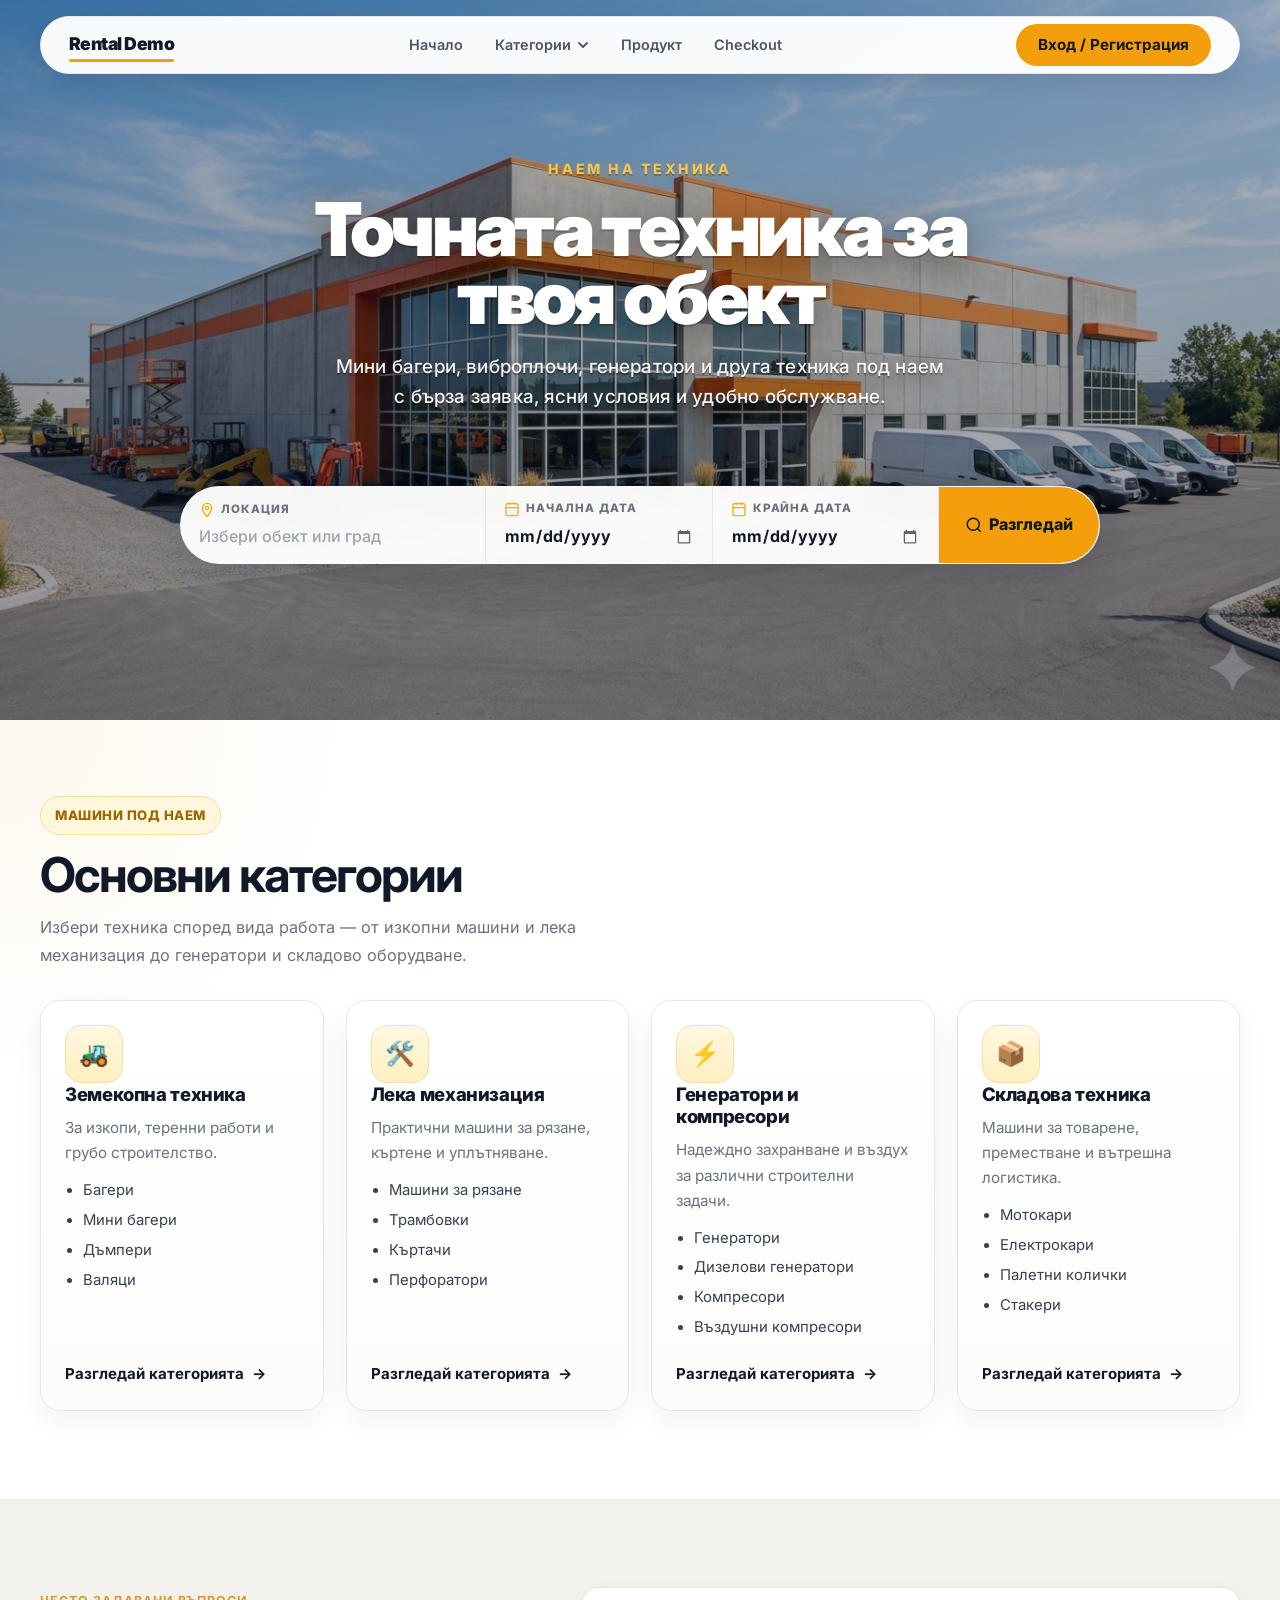
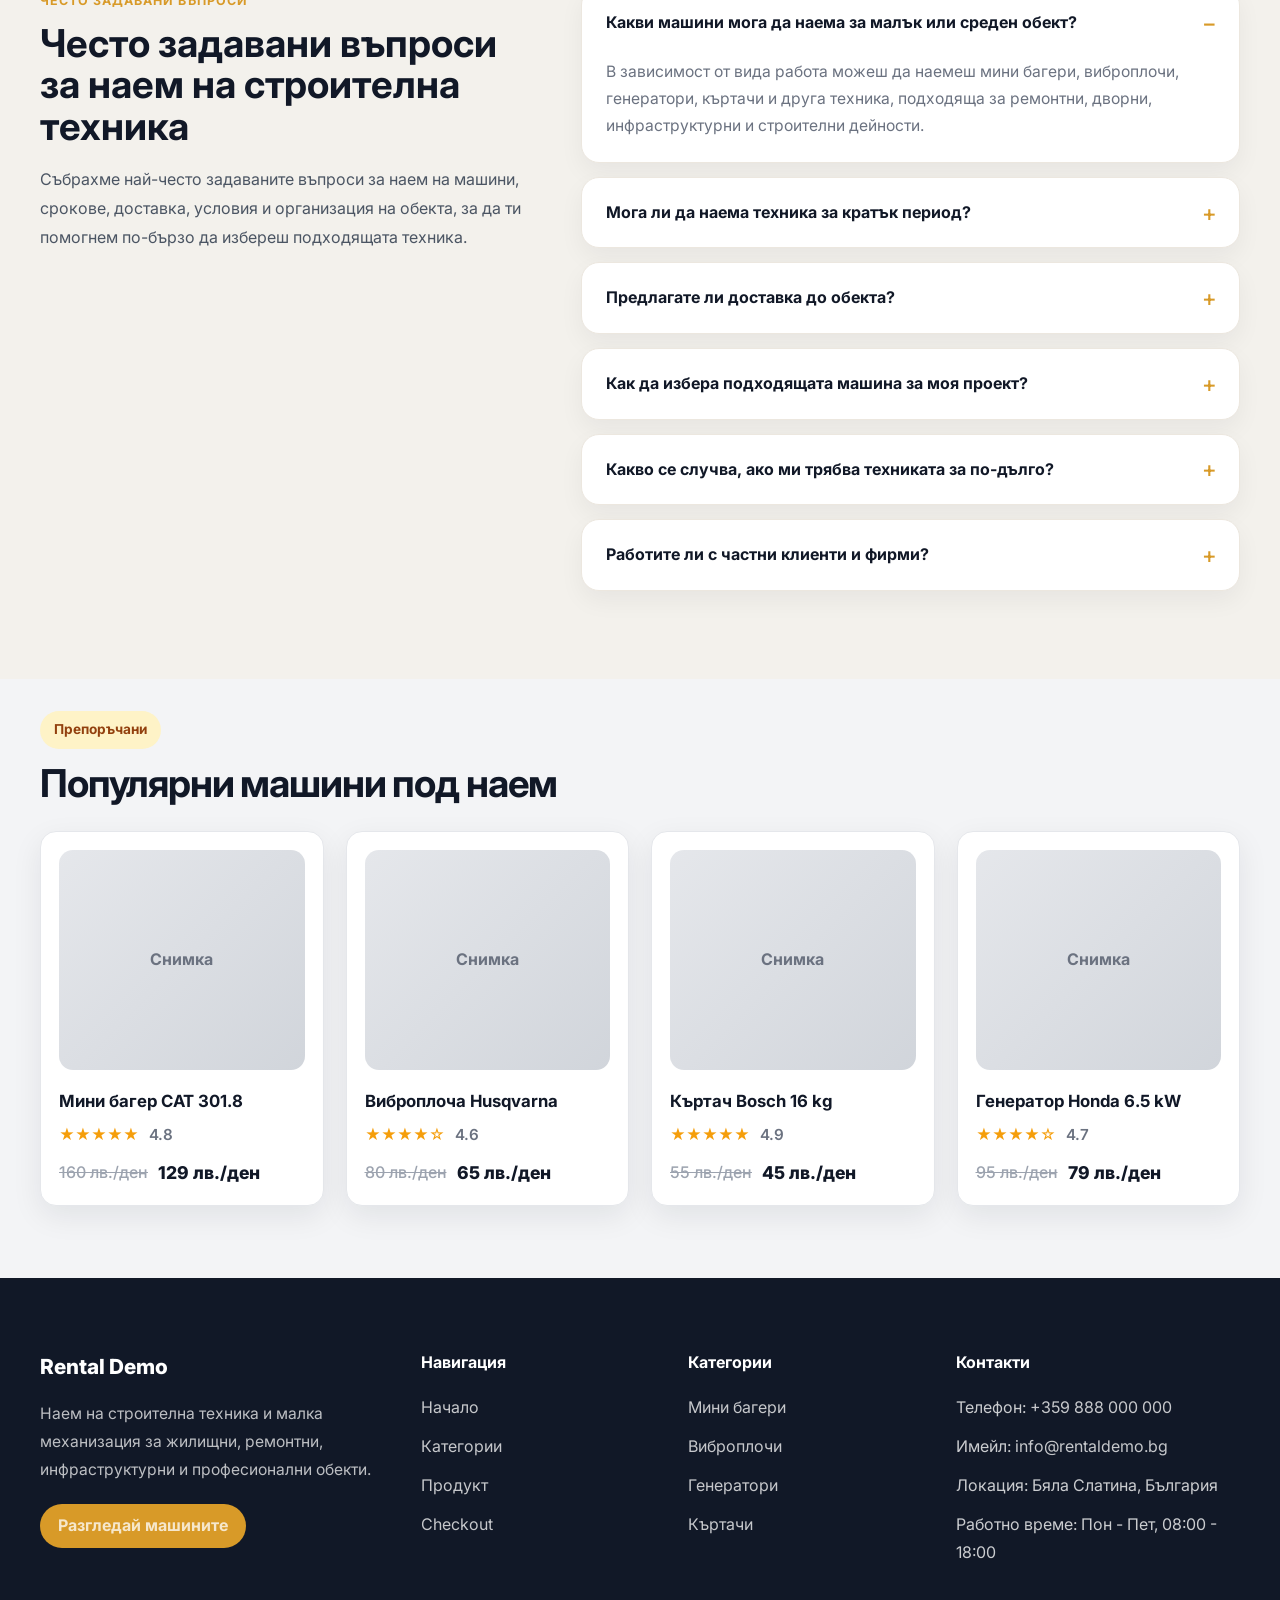
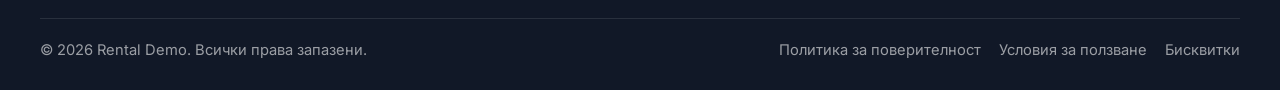
<file: index.html>
<!DOCTYPE html>
<html lang="bg">
<head>
  <meta charset="UTF-8">
  <meta name="viewport" content="width=device-width, initial-scale=1.0">
  <title>Rental Demo | Начало</title>
  <link rel="preconnect" href="https://fonts.googleapis.com">
  <link rel="preconnect" href="https://fonts.gstatic.com" crossorigin>
  <link href="https://fonts.googleapis.com/css2?family=Inter:wght@400;500;600;700;800&display=swap" rel="stylesheet">
  <link rel="stylesheet" href="./styles.css">
</head>
<body>

<header class="site-header">
  <div class="container">
    <div class="header-row">
      <button
        class="nav-toggle"
        id="navToggle"
        type="button"
        aria-label="Отвори менюто"
        aria-controls="mainNav"
        aria-expanded="false"
      >
        <span></span>
        <span></span>
        <span></span>
      </button>

      <a href="./index.html" class="logo">Rental Demo</a>

      <nav class="main-nav" id="mainNav">
        <a href="./index.html" class="nav-link active">Начало</a>

        <div class="nav-dropdown">
          <button
            class="nav-link nav-dropdown-btn"
            id="categoriesToggle"
            type="button"
            aria-expanded="false"
            aria-controls="categoriesMenu"
          >
            <span>Категории</span>
            <svg width="12" height="12" viewBox="0 0 12 12" fill="none" aria-hidden="true">
              <path
                d="M2 4l4 4 4-4"
                stroke="currentColor"
                stroke-width="1.8"
                stroke-linecap="round"
                stroke-linejoin="round"
              />
            </svg>
          </button>

          <div class="nav-dropdown-menu" id="categoriesMenu">
            <div class="dropdown-col">
              <span class="dropdown-col-title">🚜 Земекопна техника</span>
              <a href="./category-earthmoving.html" class="dropdown-link">Багери</a>
              <a href="./category-earthmoving.html" class="dropdown-link">Мини багери</a>
              <a href="./category-earthmoving.html" class="dropdown-link">Дъмпери</a>
              <a href="./category-earthmoving.html" class="dropdown-link">Валяци</a>
            </div>

            <div class="dropdown-col">
              <span class="dropdown-col-title">🛠️ Лека механизация</span>
              <a href="./category-light-equipment.html" class="dropdown-link">Машини за рязане</a>
              <a href="./category-light-equipment.html" class="dropdown-link">Трамбовки</a>
              <a href="./category-light-equipment.html" class="dropdown-link">Къртачи</a>
              <a href="./category-light-equipment.html" class="dropdown-link">Перфоратори</a>
            </div>

            <div class="dropdown-col">
              <span class="dropdown-col-title">⚡ Генератори и компресори</span>
              <a href="./category-generators.html" class="dropdown-link">Генератори</a>
              <a href="./category-generators.html" class="dropdown-link">Дизелови генератори</a>
              <a href="./category-generators.html" class="dropdown-link">Компресори</a>
              <a href="./category-generators.html" class="dropdown-link">Въздушни компресори</a>
            </div>

            <div class="dropdown-col">
              <span class="dropdown-col-title">📦 Складова техника</span>
              <a href="./category-warehouse.html" class="dropdown-link">Мотокари</a>
              <a href="./category-warehouse.html" class="dropdown-link">Електрокари</a>
              <a href="./category-warehouse.html" class="dropdown-link">Палетни колички</a>
              <a href="./category-warehouse.html" class="dropdown-link">Стакери</a>
            </div>
          </div>
        </div>

        <a href="./product-page.html" class="nav-link">Продукт</a>
        <a href="./checkout-page.html" class="nav-link">Checkout</a>
      </nav>

      <a href="#" class="btn btn-outline-primary nav-cta">Вход / Регистрация</a>
    </div>
  </div>
</header>

<div class="mobile-overlay" id="mobileOverlay"></div>

<main>



<!-- HERO -->
<section class="hero hero-home">
  <div class="hero-overlay"></div>
  <div class="container hero-home-inner">
    <div class="hero-home-content">
      <div class="hero-copy">
        <span class="hero-eyebrow">Наем на техника</span>
        <h1 class="hero-title">Точната техника за твоя обект</h1>
        <p class="hero-description">
          Мини багери, виброплочи, генератори и друга техника под наем
          с бърза заявка, ясни условия и удобно обслужване.
        </p>
      </div>
      <form class="hero-search-bar" action="#" role="search">
        <div class="hero-search-item hero-search-item-wide">
          <label for="hero-location">
            <svg class="search-icon" xmlns="http://www.w3.org/2000/svg" width="16" height="16" fill="none" viewBox="0 0 24 24" stroke="#f4b000" stroke-width="2"><path stroke-linecap="round" stroke-linejoin="round" d="M12 2C8.13 2 5 5.13 5 9c0 5.25 7 13 7 13s7-7.75 7-13c0-3.87-3.13-7-7-7zm0 9.5A2.5 2.5 0 1 1 12 6.5a2.5 2.5 0 0 1 0 5z"/></svg>
            Локация
          </label>
          <input id="hero-location" type="text" placeholder="Избери обект или град" />
        </div>
        <div class="hero-search-item">
          <label for="hero-start">
            <svg class="search-icon" xmlns="http://www.w3.org/2000/svg" width="16" height="16" fill="none" viewBox="0 0 24 24" stroke="#f4b000" stroke-width="2"><rect x="3" y="4" width="18" height="18" rx="2"/><line x1="16" y1="2" x2="16" y2="6"/><line x1="8" y1="2" x2="8" y2="6"/><line x1="3" y1="10" x2="21" y2="10"/></svg>
            Начална дата
          </label>
          <input id="hero-start" type="date" />
        </div>
        <div class="hero-search-item">
          <label for="hero-end">
            <svg class="search-icon" xmlns="http://www.w3.org/2000/svg" width="16" height="16" fill="none" viewBox="0 0 24 24" stroke="#f4b000" stroke-width="2"><rect x="3" y="4" width="18" height="18" rx="2"/><line x1="16" y1="2" x2="16" y2="6"/><line x1="8" y1="2" x2="8" y2="6"/><line x1="3" y1="10" x2="21" y2="10"/></svg>
            Крайна дата
          </label>
          <input id="hero-end" type="date" />
        </div>
        <button type="submit" class="btn btn-primary hero-search-btn">
          <svg xmlns="http://www.w3.org/2000/svg" width="18" height="18" fill="none" viewBox="0 0 24 24" stroke="currentColor" stroke-width="2" style="margin-right:6px;vertical-align:middle"><circle cx="11" cy="11" r="8"/><line x1="21" y1="21" x2="16.65" y2="16.65"/></svg>
          Разгледай
        </button>
      </form>
    </div>
  </div>
</section>
<!-- END HERO -->

<!-- ✅ CATEGORIES — now correctly outside the hero -->
<section class="categories-preview" id="categories">
  <div class="container">
    <div class="section-headings">
      <span class="eyebrow">Машини под наем</span>
      <h2>Основни категории</h2>
      <p>Избери техника според вида работа — от изкопни машини и лека механизация до генератори и складово оборудване.</p>
    </div>

    <div class="category-grid">
      <article class="category-card rental-category-card" data-href="./category-earthmoving.html" tabindex="0" role="link" aria-label="Земекопна техника">
        <div class="category-icon rental-category-icon">🚜</div>
        <h3>Земекопна техника</h3>
        <p>За изкопи, теренни работи и грубо строителство.</p>
        <ul>
          <li>Багери</li>
          <li>Мини багери</li>
          <li>Дъмпери</li>
          <li>Валяци</li>
        </ul>
        <a href="./category-earthmoving.html" class="category-link">Разгледай категорията</a>
      </article>

      <article class="category-card rental-category-card" data-href="./category-light-equipment.html" tabindex="0" role="link" aria-label="Лека механизация">
        <div class="category-icon rental-category-icon">🛠️</div>
        <h3>Лека механизация</h3>
        <p>Практични машини за рязане, къртене и уплътняване.</p>
        <ul>
          <li>Машини за рязане</li>
          <li>Трамбовки</li>
          <li>Къртачи</li>
          <li>Перфоратори</li>
        </ul>
        <a href="./category-light-equipment.html" class="category-link">Разгледай категорията</a>
      </article>

      <article class="category-card rental-category-card" data-href="./category-generators.html" tabindex="0" role="link" aria-label="Генератори и компресори">
        <div class="category-icon rental-category-icon">⚡</div>
        <h3>Генератори и компресори</h3>
        <p>Надеждно захранване и въздух за различни строителни задачи.</p>
        <ul>
          <li>Генератори</li>
          <li>Дизелови генератори</li>
          <li>Компресори</li>
          <li>Въздушни компресори</li>
        </ul>
        <a href="./category-generators.html" class="category-link">Разгледай категорията</a>
      </article>

      <article class="category-card rental-category-card" data-href="./category-warehouse.html" tabindex="0" role="link" aria-label="Складова техника">
        <div class="category-icon rental-category-icon">📦</div>
        <h3>Складова техника</h3>
        <p>Машини за товарене, преместване и вътрешна логистика.</p>
        <ul>
          <li>Мотокари</li>
          <li>Електрокари</li>
          <li>Палетни колички</li>
          <li>Стакери</li>
        </ul>
        <a href="./category-warehouse.html" class="category-link">Разгледай категорията</a>
      </article>
    </div>
  </div>
</section>

<!-- ✅ END CATEGORIES -->

<section class="faq-section">
  <div class="container faq-wrap">
    <div class="faq-intro">
      <span class="section-kicker">Често задавани въпроси</span>
      <h2>Често задавани въпроси за наем на строителна техника</h2>
      <p>
        Събрахме най-често задаваните въпроси за наем на машини, срокове, доставка,
        условия и организация на обекта, за да ти помогнем по-бързо да избереш
        подходящата техника.
      </p>
    </div>
    <div class="faq-list">
      <details class="faq-item" open>
        <summary>Какви машини мога да наема за малък или среден обект?</summary>
        <div class="faq-answer">
          <p>В зависимост от вида работа можеш да наемеш мини багери, виброплочи, генератори, къртачи и друга техника, подходяща за ремонтни, дворни, инфраструктурни и строителни дейности.</p>
        </div>
      </details>
      <details class="faq-item">
        <summary>Мога ли да наема техника за кратък период?</summary>
        <div class="faq-answer">
          <p>Да, предлагаме възможност за краткосрочен и дългосрочен наем според нуждите на конкретния обект и периода, за който е необходима машината.</p>
        </div>
      </details>
      <details class="faq-item">
        <summary>Предлагате ли доставка до обекта?</summary>
        <div class="faq-answer">
          <p>При възможност може да се организира доставка или вземане на техниката според локацията, вида машина и конкретния график на обекта.</p>
        </div>
      </details>
      <details class="faq-item">
        <summary>Как да избера подходящата машина за моя проект?</summary>
        <div class="faq-answer">
          <p>Ако не си сигурен кой модел е най-подходящ, можеш да се ориентираш по вида работа, терена, срока и натоварването, а ние можем да помогнем с насока при избора.</p>
        </div>
      </details>
      <details class="faq-item">
        <summary>Какво се случва, ако ми трябва техниката за по-дълго?</summary>
        <div class="faq-answer">
          <p>При нужда от удължаване е добре да се направи предварителна заявка, за да се потвърди наличността и да се организира продължаване на периода на наем.</p>
        </div>
      </details>
      <details class="faq-item">
        <summary>Работите ли с частни клиенти и фирми?</summary>
        <div class="faq-answer">
          <p>Да, услугата е подходяща както за частни клиенти и малки ремонти, така и за строителни фирми, бригади и професионални изпълнители.</p>
        </div>
      </details>
    </div>
  </div>
</section>

<section class="featured-products">
  <div class="container">
    <div class="section-heading">
      <span class="eyebrow">Препоръчани</span>
      <h2>Популярни машини под наем</h2>
    </div>
    <div class="products-grid">
      <article class="product-card">
        <div class="product-thumb">Снимка</div>
        <h3>Мини багер CAT 301.8</h3>
        <div class="rating">★★★★★ <span>4.8</span></div>
        <div class="price-box">
          <span class="old-price">160 лв./ден</span>
          <span class="new-price">129 лв./ден</span>
        </div>
      </article>
      <article class="product-card">
        <div class="product-thumb">Снимка</div>
        <h3>Виброплоча Husqvarna</h3>
        <div class="rating">★★★★☆ <span>4.6</span></div>
        <div class="price-box">
          <span class="old-price">80 лв./ден</span>
          <span class="new-price">65 лв./ден</span>
        </div>
      </article>
      <article class="product-card">
        <div class="product-thumb">Снимка</div>
        <h3>Къртач Bosch 16 kg</h3>
        <div class="rating">★★★★★ <span>4.9</span></div>
        <div class="price-box">
          <span class="old-price">55 лв./ден</span>
          <span class="new-price">45 лв./ден</span>
        </div>
      </article>
      <article class="product-card">
        <div class="product-thumb">Снимка</div>
        <h3>Генератор Honda 6.5 kW</h3>
        <div class="rating">★★★★☆ <span>4.7</span></div>
        <div class="price-box">
          <span class="old-price">95 лв./ден</span>
          <span class="new-price">79 лв./ден</span>
        </div>
      </article>
    </div>
  </div>
</section>

</main>

<footer class="site-footer">
  <div class="container footer-grid">
    <div class="footer-brand">
      <div class="footer-logo">Rental Demo</div>
      <p>Наем на строителна техника и малка механизация за жилищни, ремонтни, инфраструктурни и професионални обекти.</p>
      <a href="./category-page.html" class="footer-cta">Разгледай машините</a>
    </div>
    <div class="footer-column">
      <h3>Навигация</h3>
      <ul>
        <li><a href="./index.html">Начало</a></li>
        <li><a href="./category-page.html">Категории</a></li>
        <li><a href="./product-page.html">Продукт</a></li>
        <li><a href="./checkout-page.html">Checkout</a></li>
      </ul>
    </div>
    <div class="footer-column">
      <h3>Категории</h3>
      <ul>
        <li><a href="./category-page.html">Мини багери</a></li>
        <li><a href="./category-page.html">Виброплочи</a></li>
        <li><a href="./category-page.html">Генератори</a></li>
        <li><a href="./category-page.html">Къртачи</a></li>
      </ul>
    </div>
    <div class="footer-column">
      <h3>Контакти</h3>
      <ul class="footer-contact-list">
        <li>Телефон: <a href="tel:+359888000000">+359 888 000 000</a></li>
        <li>Имейл: <a href="mailto:info@rentaldemo.bg">info@rentaldemo.bg</a></li>
        <li>Локация: Бяла Слатина, България</li>
        <li>Работно време: Пон - Пет, 08:00 - 18:00</li>
      </ul>
    </div>
  </div>
  <div class="container footer-bottom">
    <p>© 2026 Rental Demo. Всички права запазени.</p>
    <div class="footer-legal">
      <a href="#">Политика за поверителност</a>
      <a href="#">Условия за ползване</a>
      <a href="#">Бисквитки</a>
    </div>
  </div>
</footer>

<script>
document.addEventListener('DOMContentLoaded', function () {
  const dropdowns = document.querySelectorAll('.nav-dropdown');
  const navToggle = document.getElementById('navToggle');
  const mainNav = document.getElementById('mainNav');
  const mobileOverlay = document.getElementById('mobileOverlay');

  function closeAllDropdowns() {
    dropdowns.forEach(function (dropdown) {
      dropdown.classList.remove('open');
      const btn = dropdown.querySelector('.nav-dropdown-btn');
      if (btn) btn.setAttribute('aria-expanded', 'false');
    });
  }

  function openNav() {
    if (navToggle) {
      navToggle.classList.add('open');
      navToggle.setAttribute('aria-expanded', 'true');
    }
    if (mainNav) mainNav.classList.add('open');
    if (mobileOverlay) mobileOverlay.classList.add('open');
    document.body.style.overflow = 'hidden';
  }

  function closeNav() {
    if (navToggle) {
      navToggle.classList.remove('open');
      navToggle.setAttribute('aria-expanded', 'false');
    }
    if (mainNav) mainNav.classList.remove('open');
    if (mobileOverlay) mobileOverlay.classList.remove('open');
    document.body.style.overflow = '';
    closeAllDropdowns();
  }

  dropdowns.forEach(function (dropdown) {
    const btn = dropdown.querySelector('.nav-dropdown-btn');
    if (!btn) return;

  btn.addEventListener('click', function (e) {
  e.preventDefault();
  e.stopPropagation();

  const isOpen = dropdown.classList.contains('open');

  // винаги затваряме всички dropdown-и
  closeAllDropdowns();

  if (!isOpen) {
    dropdown.classList.add('open');
    btn.setAttribute('aria-expanded', 'true');
  }
});
  });

  if (navToggle && mainNav) {
    navToggle.addEventListener('click', function (e) {
      e.stopPropagation();

      if (mainNav.classList.contains('open')) {
        closeNav();
      } else {
        openNav();
      }
    });
  }

  if (mobileOverlay) {
    mobileOverlay.addEventListener('click', function () {
      closeNav();
    });
  }

  document.addEventListener('click', function (e) {
    if (!e.target.closest('.nav-dropdown')) {
      closeAllDropdowns();
    }

    if (
      mainNav &&
      mainNav.classList.contains('open') &&
      !e.target.closest('#mainNav') &&
      !e.target.closest('#navToggle')
    ) {
      closeNav();
    }
  });

  document.addEventListener('keydown', function (e) {
    if (e.key === 'Escape') {
      closeNav();
    }
  });

  window.addEventListener('resize', function () {
    if (window.innerWidth > 768) {
      if (mainNav) mainNav.classList.remove('open');
      if (navToggle) {
        navToggle.classList.remove('open');
        navToggle.setAttribute('aria-expanded', 'false');
      }
      if (mobileOverlay) mobileOverlay.classList.remove('open');
      document.body.style.overflow = '';
    }
  });
});
</script>

</body>
</html>
</file>
<file: styles.css>
/* ============================================================
   1. CSS VARIABLES & RESET
============================================================ */
:root {
  --primary:      #f59e0b;
  --primary-dark: #d97706;
  --dark:         #111827;
  --dark-soft:    #1f2937;
  --text:         #1f2937;
  --muted:        #6b7280;
  --bg:           #f3f4f6;
  --white:        #ffffff;
  --border:       #e5e7eb;
  --success:      #16a34a;
  --radius:       16px;
  --shadow:       0 10px 30px rgba(17, 24, 39, 0.08);
  --transition:   0.3s ease;
  --container:    1200px;
}

*, *::before, *::after { margin: 0; padding: 0; box-sizing: border-box; }
html { scroll-behavior: smooth; }


/* ============================================================
   2. BASE & TYPOGRAPHY
============================================================ */
body { font-family: "Inter", sans-serif; background: var(--bg); color: var(--text); line-height: 1.6; }
img { max-width: 100%; display: block; }
a { text-decoration: none; color: inherit; }
button, input { font: inherit; }


/* ============================================================
   3. LAYOUT UTILITIES
============================================================ */
.container { width: min(100% - 32px, var(--container)); margin: 0 auto; }

/* =========================
HEADER + NAVIGATION
========================= */

.site-header {
  position: absolute;
  top: 16px;
  left: 0;
  width: 100%;
  z-index: 500;
  padding: 0;
  background: transparent;
  backdrop-filter: none;
  -webkit-backdrop-filter: none;
  border-bottom: none;
}

.header-row {
  min-height: 58px;
  display: flex;
  align-items: center;
  justify-content: space-between;
  gap: 24px;
  background: rgba(255, 255, 255, 0.96);
  border: 1px solid var(--border);
  border-radius: 999px;
  padding: 0 28px;
  position: relative;
  overflow: visible;
  box-shadow: 0 8px 24px rgba(17, 24, 39, 0.10);
}

.logo {
  position: relative;
  display: inline-block;
  padding-bottom: 2px;
  font-size: 1.1rem;
  font-weight: 900;
  letter-spacing: -0.03em;
  color: var(--dark);
  text-decoration: none;
  white-space: nowrap;
  flex-shrink: 0;
  z-index: 3;
}

.logo::after {
  content: "";
  position: absolute;
  left: 0;
  bottom: -2px;
  width: 100%;
  height: 3px;
  background: var(--primary);
  border-radius: 999px;
}

.main-nav {
  display: flex;
  align-items: center;
  gap: 4px;
  margin-left: 0;
  position: relative;
  overflow: visible;
  z-index: 20;
}

.main-nav > a,
.nav-dropdown-btn {
  display: inline-flex;
  align-items: center;
  justify-content: center;
  gap: 6px;
  min-height: 40px;
  padding: 7px 14px;
  border: none;
  border-radius: 999px;
  background: transparent;
  color: #4b5563;
  font-size: 0.9rem;
  font-weight: 600;
  font-family: inherit;
  cursor: pointer;
  text-decoration: none;
  transition:
    background var(--transition),
    color var(--transition),
    transform var(--transition);
}

.main-nav > a:hover,
.nav-dropdown-btn:hover,
.nav-dropdown.open .nav-dropdown-btn {
  background: #fef3c7;
  color: var(--dark);
}

.nav-dropdown {
  position: relative;
  overflow: visible;
}

.nav-dropdown-btn svg,
.nav-dropdown-btn i {
  transition: transform var(--transition);
}

.nav-dropdown.open .nav-dropdown-btn svg,
.nav-dropdown.open .nav-dropdown-btn i {
  transform: rotate(180deg);
}

.nav-dropdown-menu {
  position: absolute;
  top: calc(100% + 12px);
  left: 50%;
  transform: translateX(-50%) translateY(8px);
  width: min(860px, 92vw);
  min-width: 680px;
  padding: 12px;
  display: grid;
  grid-template-columns: repeat(4, 1fr);
  gap: 0;
  background: rgba(255, 255, 255, 0.98);
  border: 1px solid var(--border);
  border-radius: 18px;
  box-shadow: 0 18px 40px rgba(17, 24, 39, 0.12);
  backdrop-filter: blur(16px);
  -webkit-backdrop-filter: blur(16px);
  opacity: 0;
  visibility: hidden;
  pointer-events: none;
  z-index: 9999;
  transition:
    opacity var(--transition),
    transform var(--transition),
    visibility var(--transition);
}

.nav-dropdown.open .nav-dropdown-menu {
  opacity: 1;
  visibility: visible;
  pointer-events: auto;
  transform: translateX(-50%) translateY(0);
}

.dropdown-col {
  padding: 10px;
}

.dropdown-col:nth-child(n + 3) {
  border-top: 1px solid var(--border);
}

.dropdown-col:nth-child(even) {
  border-left: 1px solid var(--border);
}

.dropdown-col-title {
  display: block;
  margin-bottom: 10px;
  padding: 6px 8px;
  font-size: 0.82rem;
  font-weight: 800;
  letter-spacing: 0.02em;
  text-transform: uppercase;
  color: var(--dark);
}

.dropdown-link {
  display: block;
  padding: 12px 14px;
  border-radius: 12px;
  text-decoration: none;
  transition:
    background var(--transition),
    transform var(--transition);
}

.dropdown-link:hover {
  background: #f9fafb;
  transform: translateY(-1px);
}

.dropdown-link-title {
  display: block;
  font-size: 0.95rem;
  font-weight: 700;
  color: var(--dark);
  margin-bottom: 4px;
}

.dropdown-link-text {
  display: block;
  font-size: 0.85rem;
  line-height: 1.5;
  color: var(--muted);
}

.nav-cta {
  display: inline-flex;
  flex-shrink: 0;
}

.nav-cta-mobile {
  display: none;
}

.nav-toggle {
  display: none;
  flex-direction: column;
  align-items: center;
  justify-content: center;
  gap: 5px;
  width: 36px;
  height: 36px;
  padding: 4px;
  background: none;
  border: none;
  cursor: pointer;
  flex-shrink: 0;
  z-index: 3;
}

.nav-toggle span {
  display: block;
  width: 22px;
  height: 2px;
  background: var(--dark);
  border-radius: 999px;
  transition: var(--transition);
}

.nav-toggle.open span:nth-child(1) {
  transform: translateY(7px) rotate(45deg);
}

.nav-toggle.open span:nth-child(2) {
  opacity: 0;
}

.nav-toggle.open span:nth-child(3) {
  transform: translateY(-7px) rotate(-45deg);
}

.mobile-overlay {
  display: none;
  position: fixed;
  inset: 0;
  background: rgba(17, 24, 39, 0.35);
  z-index: 220;
}

.mobile-overlay.open {
  display: block;
}

.hero-home,
.hero,
.hero-section {
  position: relative;
}

.hero-home-content,
.hero-content {
  padding-top: 150px;
}


/* ============================================================
   5. BUTTONS
============================================================ */
.btn {
  display: inline-flex;
  align-items: center;
  justify-content: center;
  min-height: 46px;
  padding: 0 20px;
  border-radius: 999px;
  font-weight: 700;
  transition: var(--transition);
  border: none;
  cursor: pointer;
}

.btn-primary { background: var(--primary); color: var(--dark); }
.btn-primary:hover { background: var(--primary-dark); transform: translateY(-2px); }

.btn-secondary {
  background: transparent;
  border: 1px solid var(--border);
  color: var(--dark);
  min-height: 44px;
  padding: 0 18px;
  border-radius: 12px;
}
.btn-secondary:hover { background: var(--white); }

.btn-dark { background: var(--dark); color: var(--white); }
.btn-dark:hover { background: var(--dark-soft); }

.btn-outline-primary {
  background: var(--primary);
  color: var(--dark);
  border: none;
  border-radius: 999px;
  padding: 0 22px;
  min-height: 42px;
  font-weight: 700;
  font-size: 0.95rem;
  text-decoration: none;
  transition: var(--transition);
  white-space: nowrap;
  display: inline-flex;
  align-items: center;
}
.btn-outline-primary:hover { background: var(--primary-dark); color: var(--dark); transform: translateY(-2px); }


/* ============================================================
   6. EYEBROW / LABELS
============================================================ */
.eyebrow {
  display: inline-block;
  padding: 8px 14px;
  border-radius: 999px;
  background: #fef3c7;
  color: #92400e;
  font-size: 0.85rem;
  font-weight: 700;
}

.section-kicker {
  display: inline-block;
  margin-bottom: 12px;
  font-size: 0.78rem;
  font-weight: 700;
  letter-spacing: 0.08em;
  text-transform: uppercase;
  color: #d89a28;
}


/* ============================================================
   7. SECTION HEADINGS
============================================================ */
.section-heading { margin-bottom: 28px; }
.section-heading h2 {
  margin-top: 14px;
  font-size: clamp(2rem, 3vw, 3rem);
  line-height: 1.05;
  letter-spacing: -0.03em;
  color: var(--dark);
}


/* ============================================================
   8. HERO HOME
============================================================ */
.hero-home {
  position: relative;
  min-height: 720px;
  display: flex;
  align-items: center;
  justify-content: center;
  overflow: hidden;
  background-color: #e9edf2;
  background-image: url("./assets/images/baner.jpg");
  background-position: center 38%;
  background-size: cover;
  background-repeat: no-repeat;
}

.hero-overlay {
  position: absolute;
  inset: 0;
  background: linear-gradient(to bottom, rgba(15,23,42,0.28) 0%, rgba(15,23,42,0.36) 45%, rgba(15,23,42,0.42) 100%);
  z-index: 1;
}

.hero-home-inner { position: relative; z-index: 2; width: 100%; }

.hero-home-content {
  position: relative;
  z-index: 2;
  display: flex;
  flex-direction: column;
  align-items: center;
  justify-content: center;
  text-align: center;
  padding: 120px 0 120px;
}

.hero-copy { max-width: 820px; margin: 0 auto 30px; padding: 0 12px; }

.hero-eyebrow {
  display: inline-block;
  margin-bottom: 14px;
  color: #f3c54d;
  font-size: 0.88rem;
  font-weight: 800;
  letter-spacing: 0.18em;
  text-transform: uppercase;
  text-shadow: 0 2px 0 rgba(0,0,0,0.2), 0 4px 16px rgba(244,176,0,0.35);
}

.hero-title {
  margin: 0 auto;
  color: #ffffff;
  font-size: clamp(3.2rem, 5.8vw, 5.2rem);
  line-height: 0.92;
  font-weight: 900;
  letter-spacing: -0.05em;
  max-width: 900px;
  text-shadow: 0 2px 0 rgba(0,0,0,0.2), 0 8px 32px rgba(0,0,0,0.35), 0 0 80px rgba(244,176,0,0.12);
}

.hero-description {
  max-width: 620px;
  margin: 20px auto 44px;
  color: rgba(255,255,255,0.95);
  font-size: 1.18rem;
  line-height: 1.6;
  font-weight: 500;
  letter-spacing: 0.01em;
  text-shadow: 0 2px 0 rgba(0,0,0,0.3), 0 4px 20px rgba(0,0,0,0.45);
}

.hero-search-bar {
  width: min(100%, 920px);
  display: grid;
  grid-template-columns: 1.35fr 1fr 1fr 160px;
  align-items: stretch;
  background: rgba(255,255,255,0.96);
  border: 1px solid rgba(255,255,255,0.38);
  border-radius: 99px;
  overflow: hidden;
  box-shadow: 0 14px 40px rgba(15,23,42,0.18);
  backdrop-filter: blur(8px);
}

.hero-search-item {
  min-height: 72px;
  padding: 14px 18px 12px;
  display: flex;
  flex-direction: column;
  justify-content: center;
  background: transparent;
  border-right: 1px solid #e5e7eb;
}

.hero-search-item label {
  display: flex;
  align-items: center;
  gap: 6px;
  margin-bottom: 6px;
  font-size: 0.72rem;
  line-height: 1;
  font-weight: 800;
  letter-spacing: 0.08em;
  text-transform: uppercase;
  color: #6b7280;
}

.hero-search-item input {
  border: 0; outline: 0; background: transparent;
  color: #111827; font-size: 1rem; font-weight: 700;
  font-family: "Inter", sans-serif; padding: 0; width: 100%;
}

.hero-search-item input::placeholder { color: #9ca3af; font-weight: 500; }
.hero-search-item input[type="date"]::-webkit-calendar-picker-indicator { cursor: pointer; opacity: 0.6; }

.hero-search-btn {
  min-height: 72px;
  border: 0;
  border-radius: 0 999px 999px 0;
  background: var(--primary);
  color: var(--dark);
  font-size: 1rem;
  font-weight: 800;
  cursor: pointer;
  transition: background 0.2s ease, transform 0.2s ease;
}
.hero-search-btn:hover { background: var(--primary-dark); transform: translateY(-2px); }
.hero-search-btn:active { transform: scale(0.98); }
.search-icon { flex-shrink: 0; }


/* ============================================================
   9. CATEGORIES PREVIEW
============================================================ */
.categories-preview {
  padding: 76px 0 88px;
  background: radial-gradient(circle at top left, rgba(245,158,11,0.07), transparent 24%), #ffffff;
}

.section-headings { margin-bottom: 30px; max-width: 760px; }

.section-headings .eyebrow {
  display: inline-flex;
  align-items: center;
  gap: 8px;
  padding: 8px 14px;
  border-radius: 999px;
  background: #fff7db;
  border: 1px solid #f3dfa0;
  color: #9a6700;
  font-size: 0.82rem;
  font-weight: 800;
  letter-spacing: 0.04em;
  text-transform: uppercase;
}

.section-headings h2 { margin: 14px 0 12px; font-size: clamp(2rem, 4vw, 3rem); line-height: 1.08; letter-spacing: -0.04em; color: var(--dark); }
.section-headings p { margin: 0; font-size: 1.02rem; line-height: 1.75; color: var(--muted); max-width: 60ch; }

.category-grid { display: grid; grid-template-columns: repeat(4, minmax(0, 1fr)); gap: 22px; }

.category-card {
  min-height: 290px;
  display: flex;
  flex-direction: column;
  padding: 24px;
  background: linear-gradient(180deg, #ffffff 0%, #fcfcfb 100%);
  border: 1px solid var(--border);
  border-radius: 20px;
  color: var(--dark);
  text-decoration: none;
  cursor: pointer;
  box-shadow: 0 10px 28px rgba(17,24,39,0.05);
  transition: transform 0.28s ease, border-color 0.28s ease, box-shadow 0.28s ease, background 0.28s ease;
  position: relative;
  overflow: hidden;
}

.category-card::after {
  content: "";
  position: absolute;
  inset: auto 0 0 0;
  height: 4px;
  background: linear-gradient(90deg, #f59e0b, #fcd34d);
  transform: scaleX(0);
  transform-origin: left;
  transition: transform 0.28s ease;
}

.category-card:hover, .rental-category-card:hover {
  transform: translateY(-8px);
  border-color: #f4b000;
  box-shadow: 0 20px 44px rgba(17,24,39,0.12);
  background: linear-gradient(180deg, #ffffff 0%, #fffaf0 100%);
}

.category-card:hover::after, .rental-category-card:hover::after { transform: scaleX(1); }
.category-card-top { display: flex; align-items: flex-start; justify-content: space-between; margin-bottom: 18px; }

.category-icon {
  display: inline-flex; align-items: center; justify-content: center;
  width: 58px; height: 58px; border-radius: 16px;
  background: linear-gradient(180deg, #fff8e1 0%, #ffefbf 100%);
  border: 1px solid #f3dfa0; font-size: 1.5rem; line-height: 1;
  flex-shrink: 0; box-shadow: inset 0 1px 0 rgba(255,255,255,0.8);
}

.category-arrow { font-size: 1.15rem; font-weight: 800; color: #9ca3af; transition: transform 0.28s ease, color 0.28s ease; }
.category-card:hover .category-arrow, .rental-category-card:hover .category-arrow { color: var(--dark); transform: translateX(5px); }
.category-card h3 { margin: 0 0 10px; font-size: 1.16rem; line-height: 1.2; font-weight: 800; letter-spacing: -0.02em; color: var(--dark); }
.category-card > div > p, .category-card p { margin: 0 0 14px; font-size: 0.95rem; line-height: 1.65; color: var(--muted); }
.category-card ul { margin: 0; padding-left: 18px; }
.category-card li { margin-bottom: 6px; font-size: 0.93rem; color: #374151; }
.category-link { margin-top: auto; display: inline-flex; align-items: center; gap: 8px; padding-top: 16px; font-size: 0.94rem; font-weight: 700; color: var(--dark); }
.category-link::after { content: "→"; transition: transform 0.28s ease; }
.category-card:hover .category-link::after, .rental-category-card:hover .category-link::after { transform: translateX(4px); }
.category-card:focus-visible, .rental-category-card:focus-visible { outline: 3px solid rgba(245,158,11,0.35); outline-offset: 3px; }


/* ============================================================
   10. FEATURED PRODUCTS
============================================================ */
.featured-products { padding: 32px 0 72px; }
.products-grid { display: grid; grid-template-columns: repeat(4, 1fr); gap: 22px; }

.product-card { background: var(--white); border-radius: var(--radius); border: 1px solid var(--border); padding: 18px; box-shadow: var(--shadow); transition: var(--transition); }
.product-card:hover { transform: translateY(-5px); }

.product-thumb { position: relative; overflow: hidden; height: 220px; border-radius: 14px; background: linear-gradient(135deg, #e5e7eb, #d1d5db); display: flex; align-items: center; justify-content: center; color: var(--muted); font-weight: 700; margin-bottom: 18px; }
.product-thumb img { width: 100%; height: 100%; object-fit: cover; border-radius: 14px; transition: transform 0.45s ease; }
.product-card:hover .product-thumb img { transform: scale(1.06) rotate(-3deg); }
.product-card h3 { font-size: 1.05rem; margin-bottom: 8px; color: var(--dark); }

.rating { font-size: 0.95rem; color: #f59e0b; margin-bottom: 12px; }
.rating span { color: var(--muted); margin-left: 6px; font-weight: 600; }

.price-box { display: flex; align-items: center; gap: 10px; flex-wrap: wrap; }
.old-price { color: #9ca3af; text-decoration: line-through; font-weight: 500; }
.new-price { color: var(--dark); font-weight: 800; font-size: 1.1rem; }


/* ============================================================
   11. CATEGORY PAGE
============================================================ */
.category-page { padding-bottom: 72px; }
.breadcrumb { color: var(--muted); font-size: 0.92rem; margin-bottom: 14px; }
.category-intro { color: var(--muted); max-width: 65ch; }

.category-layout-grid { display: grid; grid-template-columns: 280px 1fr; gap: 28px; align-items: start; }
.filters-box { background: var(--white); border: 1px solid var(--border); border-radius: 20px; padding: 24px; box-shadow: var(--shadow); position: sticky; top: 100px; }
.filters-box h3 { margin-bottom: 18px; color: var(--dark); }
.filter-group { padding-top: 18px; margin-top: 18px; border-top: 1px solid var(--border); }
.filter-group p { font-weight: 700; margin-bottom: 12px; color: var(--dark); }
.filter-group label { display: block; margin-bottom: 10px; color: var(--muted); }

.category-toolbar { display: flex; align-items: center; justify-content: space-between; gap: 16px; margin-bottom: 22px; flex-wrap: wrap; }
.category-toolbar p { color: var(--muted); font-weight: 600; }
.category-toolbar select { min-height: 46px; padding: 0 16px; border-radius: 999px; border: 1px solid var(--border); background: var(--white); color: var(--dark); }

.category-title-bar { padding: 36px 0 20px; }
.category-title-bar h1 { font-size: clamp(1.8rem, 3vw, 2.8rem); color: var(--dark); margin: 10px 0 10px; letter-spacing: -0.03em; }
.category-title-bar .category-intro { color: var(--muted); font-size: 1rem; max-width: 60ch; line-height: 1.7; }

.category-filters-bar { background: var(--white); border-top: 1px solid var(--border); border-bottom: 1px solid var(--border); padding: 14px 0; position: sticky; top: 78px; z-index: 50; }
.category-filters-inner { display: flex; align-items: center; justify-content: space-between; gap: 16px; flex-wrap: wrap; }
.filter-tags { display: flex; gap: 10px; flex-wrap: wrap; }
.filter-tag { padding: 8px 20px; border-radius: 999px; border: 1px solid var(--border); background: var(--white); color: var(--muted); font-size: 0.9rem; font-weight: 600; cursor: pointer; transition: var(--transition); }
.filter-tag:hover { border-color: var(--primary); color: var(--dark); }
.filter-tag.active { background: var(--primary); border-color: var(--primary); color: var(--dark); }
.category-toolbar-right { display: flex; align-items: center; gap: 14px; }
.results-count { font-size: 0.9rem; color: var(--muted); font-weight: 600; white-space: nowrap; }
.category-toolbar-right select { min-height: 40px; padding: 0 14px; border-radius: 999px; border: 1px solid var(--border); background: var(--white); color: var(--dark); font-size: 0.9rem; font-weight: 600; cursor: pointer; }

.category-layout { padding: 0; background: var(--bg); }
.category-products-grid { display: grid; grid-template-columns: repeat(3, 1fr); gap: 24px; padding: 40px 0 80px; }

.catalog-card { background: var(--white); border: 1px solid var(--border); border-radius: 18px; overflow: hidden; box-shadow: var(--shadow); transition: var(--transition); display: flex; flex-direction: column; }
.catalog-card:hover { transform: translateY(-4px); border-color: #f6c453; box-shadow: 0 16px 40px rgba(17,24,39,0.10); }

.catalog-image { height: 200px; background: linear-gradient(135deg, #e5e7eb, #d1d5db); display: flex; align-items: center; justify-content: center; color: var(--muted); font-weight: 700; font-size: 0.95rem; }
.catalog-info { padding: 20px; display: flex; flex-direction: column; flex: 1; gap: 6px; }
.catalog-tag { font-size: 0.72rem; font-weight: 800; text-transform: uppercase; letter-spacing: 0.1em; color: var(--primary-dark); }
.catalog-info h3 { font-size: 1.05rem; font-weight: 800; color: var(--dark); margin: 0; letter-spacing: -0.02em; }
.catalog-info p { font-size: 0.9rem; color: var(--muted); line-height: 1.6; flex: 1; margin: 4px 0 0; }
.catalog-footer { display: flex; align-items: center; justify-content: space-between; margin-top: 16px; padding-top: 14px; border-top: 1px solid var(--border); gap: 12px; flex-wrap: wrap; }
.catalog-price { font-size: 0.92rem; color: var(--muted); white-space: nowrap; }
.catalog-price strong { font-size: 1.1rem; color: var(--dark); font-weight: 800; }
.catalog-actions { display: flex; gap: 8px; }
.catalog-btn { min-height: 38px; padding: 0 14px; font-size: 0.85rem; border-radius: 999px; }
.category-cta-section { padding: 48px 0 72px; background: var(--bg); }


/* ============================================================
   12. PRODUCT PAGE
============================================================ */
.product-page { padding-bottom: 72px; }
.product-section { padding: 52px 0 32px; }
.product-layout { display: grid; grid-template-columns: 1.05fr 0.95fr; gap: 32px; align-items: start; }

.product-gallery-box, .product-info-box, .details-card { background: var(--white); border: 1px solid var(--border); border-radius: 22px; box-shadow: var(--shadow); }
.product-gallery-box { padding: 20px; }
.product-main-image { min-height: 460px; border-radius: 18px; background: linear-gradient(135deg, #d9e1ea, #c9d2dd); display: flex; align-items: center; justify-content: center; color: var(--dark-soft); font-weight: 800; font-size: 1.1rem; }
.product-thumbs { display: grid; grid-template-columns: repeat(3, 1fr); gap: 14px; margin-top: 16px; }
.product-thumb-small { min-height: 100px; border-radius: 14px; background: linear-gradient(135deg, #e5e7eb, #d1d5db); display: flex; align-items: center; justify-content: center; color: var(--muted); font-weight: 700; }
.product-info-box { padding: 28px; position: sticky; top: 100px; }
.product-info-box h1 { font-size: clamp(2rem, 3vw, 3rem); color: var(--dark); margin: 14px 0; }
.product-price-box { margin: 16px 0 18px; }
.availability { display: inline-flex; align-items: center; gap: 8px; background: #dcfce7; color: #166534; padding: 10px 14px; border-radius: 999px; font-weight: 800; margin-bottom: 18px; }
.product-short-description { color: var(--muted); margin-bottom: 24px; max-width: 56ch; }
.product-actions { display: flex; gap: 14px; flex-wrap: wrap; margin-bottom: 28px; }
.product-highlights { display: grid; grid-template-columns: repeat(2, 1fr); gap: 14px; }
.highlight-item { padding: 16px; border-radius: 16px; background: #f9fafb; border: 1px solid var(--border); }
.highlight-item strong { display: block; color: var(--dark); margin-bottom: 6px; }
.highlight-item span { color: var(--muted); }
.product-details-section { padding: 8px 0 36px; }
.details-grid { display: grid; grid-template-columns: repeat(3, 1fr); gap: 22px; }
.details-card { padding: 24px; }
.details-card h2 { margin-bottom: 14px; color: var(--dark); font-size: 1.25rem; }
.details-card p, .spec-list li { color: var(--muted); }
.spec-list { padding-left: 18px; }
.related-products { padding-top: 12px; }

.product-faq-section { padding: 88px 0; background: #f3f1ec; }
.product-faq-wrap { display: grid; grid-template-columns: 0.95fr 1.25fr; gap: 40px; align-items: start; }
.product-faq-intro h2 { font-size: clamp(1.8rem, 3vw, 2.6rem); line-height: 1.1; margin: 10px 0 12px; color: var(--dark); }
.product-faq-intro p { font-size: 1rem; line-height: 1.7; color: var(--muted); }

.product-cta-section { padding: 64px 0; background: var(--white); }
.product-cta-box { display: flex; align-items: center; justify-content: space-between; gap: 32px; background: linear-gradient(135deg, #111827, #1f2937); border-radius: 24px; padding: 48px; flex-wrap: wrap; }
.product-cta-box h2 { font-size: clamp(1.6rem, 2.5vw, 2.2rem); color: #ffffff; margin: 0 0 10px; letter-spacing: -0.03em; }
.product-cta-box p { color: rgba(255,255,255,0.72); font-size: 1rem; margin: 0; }
.product-cta-actions { display: flex; gap: 14px; flex-wrap: wrap; flex-shrink: 0; }


/* ============================================================
   13. CHECKOUT PAGE
============================================================ */
.checkout-page { padding-bottom: 72px; }
.checkout-section { padding: 52px 0 32px; }
.checkout-intro { margin-bottom: 28px; }
.checkout-intro h1 { font-size: clamp(2rem, 4vw, 3.4rem); color: var(--dark); margin: 14px 0 12px; }
.checkout-intro p { color: var(--muted); max-width: 64ch; }

.checkout-layout { display: grid; grid-template-columns: 1fr 380px; gap: 32px; align-items: start; }
.checkout-form-box, .checkout-summary-box { background: var(--white); border: 1px solid var(--border); border-radius: 22px; box-shadow: var(--shadow); }
.checkout-form-box { padding: 28px; }
.checkout-form-box h2 { margin-bottom: 22px; color: var(--dark); }
.checkout-form { display: flex; flex-direction: column; gap: 18px; }
.form-grid { display: grid; grid-template-columns: repeat(2, 1fr); gap: 18px; }
.form-group { display: flex; flex-direction: column; gap: 8px; }
.form-group label { font-size: 0.95rem; font-weight: 700; color: var(--dark); }
.form-group input, .form-group select, .form-group textarea, .checkout-form textarea {
  width: 100%; min-height: 52px; border: 1px solid var(--border); border-radius: 14px;
  padding: 14px 16px; background: #fff; color: var(--dark); outline: none; font: inherit; transition: var(--transition);
}
.form-group textarea, .checkout-form textarea { min-height: 120px; resize: vertical; }
.form-group input:focus, .form-group select:focus, .form-group textarea:focus, .checkout-form textarea:focus {
  border-color: var(--primary); box-shadow: 0 0 0 4px rgba(245,158,11,0.15); outline: none;
}
.checkout-submit { width: 100%; min-height: 52px; border-radius: 999px; font-size: 1rem; }
.checkout-actions { margin-top: 28px; display: flex; flex-direction: column; align-items: flex-start; gap: 12px; }
.checkout-note { margin: 0; font-size: 0.92rem; color: #6b7280; line-height: 1.6; }

.checkout-summary-box { padding: 28px; position: sticky; top: 100px; }
.summary-machine { display: flex; gap: 16px; align-items: center; margin-bottom: 20px; }
.summary-machine-img { width: 64px; height: 64px; border-radius: 14px; background: linear-gradient(180deg, #fff8e1 0%, #ffefbf 100%); border: 1px solid #f3dfa0; display: flex; align-items: center; justify-content: center; font-size: 1.8rem; flex-shrink: 0; }
.summary-machine-tag { font-size: 0.72rem; font-weight: 800; text-transform: uppercase; letter-spacing: 0.08em; color: var(--primary-dark); display: block; margin-bottom: 4px; }
.summary-machine h3 { font-size: 1rem; font-weight: 800; color: var(--dark); margin: 0 0 6px; }
.summary-availability { display: flex; align-items: center; gap: 6px; font-size: 0.85rem; font-weight: 600; color: #16a34a; }
.availability-dot { width: 8px; height: 8px; border-radius: 50%; background: #16a34a; flex-shrink: 0; }
.summary-divider { border: none; border-top: 1px solid var(--border); margin: 16px 0; }
.summary-rows { display: flex; flex-direction: column; gap: 10px; }
.summary-row { display: flex; justify-content: space-between; align-items: center; font-size: 0.92rem; color: var(--muted); }
.summary-row strong { color: var(--dark); font-weight: 700; }
.summary-total span, .summary-total strong { font-size: 1.15rem; color: var(--dark); font-weight: 800; }
.summary-highlights { display: flex; flex-direction: column; gap: 10px; }
.summary-highlight-item { display: flex; align-items: center; gap: 10px; font-size: 0.9rem; color: var(--dark); }
.summary-highlight-icon { width: 22px; height: 22px; border-radius: 50%; background: #dcfce7; color: #16a34a; display: flex; align-items: center; justify-content: center; font-size: 0.75rem; font-weight: 800; flex-shrink: 0; }
.summary-contact { margin-top: 20px; padding: 16px; background: #fffbeb; border-radius: 14px; border: 1px solid #fde68a; }
.summary-contact p { font-size: 0.85rem; color: var(--muted); margin: 0 0 4px; }
.summary-contact a { font-size: 1rem; font-weight: 800; color: var(--dark); }
.summary-contact a:hover { color: var(--primary-dark); }


/* ============================================================
   14. SEO SECTION
============================================================ */
.seo-section { padding: 88px 0; background: #f8f8f6; }
.seo-grid { display: grid; grid-template-columns: 1.4fr 1fr; gap: 40px; align-items: start; }
.seo-copy h2 { font-size: clamp(2rem, 3vw, 3rem); line-height: 1.08; margin-bottom: 20px; color: var(--dark); max-width: 760px; }
.seo-copy p { font-size: 1rem; line-height: 1.8; color: #4b5563; margin-bottom: 18px; max-width: 720px; }
.seo-points { display: grid; gap: 18px; }
.seo-card { background: #ffffff; border: 1px solid #ece7df; border-radius: 18px; padding: 22px; box-shadow: 0 10px 24px rgba(15,23,42,0.05); }
.seo-card h3 { font-size: 1.08rem; margin-bottom: 10px; color: var(--dark); }
.seo-card p { font-size: 0.96rem; line-height: 1.7; color: var(--muted); }


/* ============================================================
   15. FAQ SECTION
============================================================ */
.faq-section { padding: 88px 0; background: #f3f1ec; }
.faq-wrap { display: grid; grid-template-columns: 0.95fr 1.25fr; gap: 40px; align-items: start; }
.faq-intro h2 { font-size: clamp(2rem, 3vw, 3rem); line-height: 1.08; margin-bottom: 18px; color: var(--dark); max-width: 560px; }
.faq-intro p { font-size: 1rem; line-height: 1.8; color: #4b5563; max-width: 520px; }
.faq-list { display: grid; gap: 14px; }
.faq-item { background: #ffffff; border: 1px solid #ece7df; border-radius: 18px; box-shadow: 0 10px 24px rgba(15,23,42,0.05); overflow: hidden; }
.faq-item summary { list-style: none; cursor: pointer; padding: 22px 56px 22px 24px; font-size: 1rem; font-weight: 700; color: var(--dark); position: relative; }
.faq-item summary::-webkit-details-marker { display: none; }
.faq-item summary::after { content: "+"; position: absolute; right: 22px; top: 50%; transform: translateY(-50%); font-size: 1.4rem; font-weight: 500; color: #d89a28; }
.faq-item[open] summary::after { content: "−"; }
.faq-answer { padding: 0 24px 22px; }
.faq-answer p { margin: 0; font-size: 0.98rem; line-height: 1.75; color: var(--muted); max-width: 62ch; }


/* ============================================================
   16. FOOTER
============================================================ */
.site-footer { background: #111827; color: rgba(255,255,255,0.78); padding-top: 72px; }
.footer-grid { display: grid; grid-template-columns: 1.2fr 0.8fr 0.8fr 1fr; gap: 40px; padding-bottom: 40px; }
.footer-logo { font-size: 1.3rem; font-weight: 800; color: #ffffff; margin-bottom: 16px; }
.footer-brand p { font-size: 0.98rem; line-height: 1.8; max-width: 360px; color: rgba(255,255,255,0.72); margin-bottom: 20px; }
.footer-cta { display: inline-flex; align-items: center; justify-content: center; min-height: 44px; padding: 0 18px; border-radius: 999px; background: #d89a28; color: #111827; text-decoration: none; font-weight: 700; }
.footer-column h3 { font-size: 1rem; color: #ffffff; margin-bottom: 18px; }
.footer-column ul { list-style: none; margin: 0; padding: 0; }
.footer-column li { margin-bottom: 12px; line-height: 1.7; }
.site-footer a { color: rgba(255,255,255,0.76); text-decoration: none; }
.site-footer a:hover { color: #ffffff; }
.footer-bottom { border-top: 1px solid rgba(255,255,255,0.1); padding: 20px 0 28px; display: flex; align-items: center; justify-content: space-between; gap: 20px; flex-wrap: wrap; }
.footer-bottom p { margin: 0; font-size: 0.92rem; color: rgba(255,255,255,0.58); }
.footer-legal { display: flex; align-items: center; gap: 18px; flex-wrap: wrap; }
.footer-legal a { font-size: 0.92rem; color: rgba(255,255,255,0.58); }
.footer-legal a:hover { color: #ffffff; }

/* ============================================================
   18. RESPONSIVE — TABLET
============================================================ */
@media (max-width: 1200px) { .category-products-grid { grid-template-columns: repeat(3, 1fr); } }
@media (max-width: 1100px) { .category-grid, .products-grid { grid-template-columns: repeat(2, 1fr); } }

@media (max-width: 1024px) {
  .hero-home { min-height: 680px; }
  .hero-home-content { padding: 120px 0 82px; }
  .hero-search-bar { grid-template-columns: 1fr 1fr; width: min(760px, 100%); }
  .hero-search-item { min-height: 64px; border-right: none; border-bottom: 1px solid #ece7df; }
  .hero-search-item:nth-child(2n) { border-left: 1px solid #ece7df; }
  .hero-search-btn { grid-column: 1 / -1; min-height: 62px; }
}

@media (max-width: 992px) {
  .category-layout-grid { grid-template-columns: 1fr; }
  .filters-box { position: static; }
  .category-products-grid { grid-template-columns: repeat(2, 1fr); }
}

@media (max-width: 950px) { .footer-grid { grid-template-columns: 1fr 1fr; } }

@media (max-width: 900px) {
  .seo-grid, .faq-wrap { grid-template-columns: 1fr; }
  .seo-section, .faq-section { padding: 64px 0; }
  .checkout-layout { grid-template-columns: 1fr; }
  .checkout-summary-box { position: static; order: -1; }
  .product-faq-wrap { grid-template-columns: 1fr; }
  .product-cta-box { flex-direction: column; align-items: flex-start; padding: 32px; }
}


/* ============================================================
   19. RESPONSIVE — MOBILE ≤ 768px
============================================================ */

@media (max-width: 768px) {

  /* ── Header wrapper ── */
  .site-header {
    position: absolute;
    top: 0;
    left: 0;
    width: 100%;
    z-index: 1000;
    background: transparent;
  }

  /* ── Header pill ── */
  .header-row {
    display: grid !important;
    grid-template-columns: 36px 1fr 36px !important;
    align-items: center;
    gap: 8px;
    padding: 0 14px !important;
    min-height: 54px !important;
    max-height: 54px;
    border-radius: 999px !important;
    background: rgba(255, 255, 255, 0.96) !important;
    border: 1px solid var(--border) !important;
    box-shadow: 0 2px 16px rgba(17, 24, 39, 0.10) !important;
    backdrop-filter: blur(12px) !important;
    -webkit-backdrop-filter: blur(12px) !important;
    width: 100% !important;
    overflow: hidden;
  }

  /* ── Hamburger ── */
  .nav-toggle {
    display: flex !important;
    grid-column: 1;
    align-items: center;
    justify-content: center;
    width: 32px;
    height: 32px;
    padding: 0;
  }

  /* ── Logo center ── */
  .logo {
    grid-column: 2 !important;
    display: flex !important;
    align-items: center;
    justify-content: center;
    text-align: center;
    font-size: 1rem;
  }

  /* ── CTA icon right ── */
  .nav-cta {
    grid-column: 3 !important;
    display: inline-flex !important;
    align-items: center;
    justify-content: center;
    font-size: 0 !important;
    min-height: 32px;
    width: 32px;
    padding: 0;
    border-radius: 8px;
    min-width: unset;
  }

  .nav-cta::before {
    content: "👤";
    font-size: 1rem;
    line-height: 1;
  }

  /* ── Slide-in nav ── */
  .main-nav {
    display: flex !important;
    flex-direction: column !important;
    align-items: stretch !important;
    gap: 2px !important;
    position: fixed !important;
    top: 0 !important;
    left: -100% !important;
    width: min(300px, 85vw) !important;
    height: 100% !important;
    background: var(--white) !important;
    border-right: 1px solid var(--border) !important;
    box-shadow: 4px 0 24px rgba(17, 24, 39, 0.12) !important;
    padding: 72px 14px 32px !important;
    z-index: 299 !important;
    overflow-y: auto !important;
    transition: left 0.3s cubic-bezier(0.4, 0, 0.2, 1) !important;
    border-radius: 0 !important;
  }

  .main-nav.open {
    left: 0 !important;
  }

  /* ── Links ── */
  .main-nav > a {
    padding: 13px 14px !important;
    border-radius: 10px !important;
    font-size: 0.95rem !important;
    font-weight: 600 !important;
    min-height: 50px !important;
    display: flex !important;
    align-items: center !important;
    color: var(--dark) !important;
    background: none !important;
  }

  .main-nav > a:hover {
    background: #fef3c7 !important;
  }

  /* ── Dropdown button ── */
  .nav-dropdown-btn {
    padding: 13px 14px !important;
    border-radius: 10px !important;
    font-size: 0.95rem !important;
    width: 100% !important;
    text-align: left !important;
    min-height: 50px !important;
    display: flex !important;
    align-items: center !important;
    justify-content: space-between !important;
    background: none !important;
    border: none !important;
    cursor: pointer !important;
  }

  /* ── Dropdown wrapper ── */
  .nav-dropdown {
    width: 100% !important;
  }

  /* ── Dropdown menu ── */
  .nav-dropdown-menu {
    display: none !important;
    position: static !important;
    width: 100% !important;
    margin-top: 8px !important;
    padding: 8px !important;
    border: 1px solid var(--border) !important;
    border-radius: 12px !important;
    background: #fafafa !important;
    box-shadow: none !important;
    transform: none !important;
  }

  /* ── Open state ── */
  .nav-dropdown.open .nav-dropdown-menu {
    display: flex !important;
    flex-direction: column !important;
    gap: 8px !important;
  }

  /* ── Dropdown content ── */
  .dropdown-col {
    width: 100% !important;
    border: none !important;
    border-bottom: 1px solid var(--border) !important;
    padding: 10px 0 !important;
  }

  .dropdown-col:last-child {
    border-bottom: none !important;
  }

  .dropdown-col-title {
    font-size: 0.7rem !important;
    margin-bottom: 6px !important;
    display: block !important;
  }

  .dropdown-col a {
    padding: 8px 6px !important;
    border-radius: 8px !important;
    min-height: 40px !important;
    display: flex !important;
    align-items: center !important;
    width: 100% !important;
  }

  /* ── Mobile CTA ── */
  .nav-cta-mobile {
    display: flex !important;
    margin-top: 16px !important;
    width: 100% !important;
    justify-content: center !important;
    min-height: 50px !important;
    border-radius: 12px !important;
  }

  /* ── Hero ── */
  .hero-home {
    min-height: auto;
    background-position: center center;
  }

  .hero-home-content {
    padding: 80px 0 60px;
  }

  .hero-search-bar {
    grid-template-columns: 1fr;
    width: 100%;
    border-radius: 16px;
  }

  .hero-search-item {
    min-height: 60px;
    padding: 10px 16px;
    border-bottom: 1px solid #ece7df;
  }

  .hero-search-btn {
    min-height: 58px;
    border-radius: 0 0 16px 16px;
  }

  /* ── Product & Checkout ── */
  .product-thumb {
    height: 200px;
  }

  .product-main-image {
    min-height: 300px;
  }

  .product-highlights,
  .product-thumbs {
    grid-template-columns: 1fr;
  }

  .product-layout,
  .details-grid {
    grid-template-columns: 1fr;
  }

  .product-info-box {
    position: static;
  }

  .form-grid,
  .payment-options {
    grid-template-columns: 1fr;
  }
}

/* ============================================================
   20. RESPONSIVE — SMALL MOBILE
============================================================ */

@media (max-width: 640px) {
  .categories-preview {
    padding: 56px 0 64px;
  }

  .category-grid {
    grid-template-columns: 1fr;
    gap: 16px;
  }

  .category-card {
    min-height: auto;
    padding: 20px;
  }

  .category-card-top {
    margin-bottom: 18px;
  }

  .category-icon {
    width: 52px;
    height: 52px;
  }

  .section-headings h2 {
    font-size: 2rem;
  }

  .site-footer {
    padding-top: 56px;
  }

  .footer-grid {
    grid-template-columns: 1fr;
    gap: 28px;
  }

  .footer-bottom {
    flex-direction: column;
    align-items: flex-start;
  }
}

@media (max-width: 560px) {
  .category-products-grid {
    grid-template-columns: 1fr;
  }

  .category-filters-inner {
    flex-direction: column;
    align-items: flex-start;
  }

  .catalog-footer {
    flex-direction: column;
    align-items: flex-start;
  }

  .catalog-actions {
    width: 100%;
  }
}
</file>
